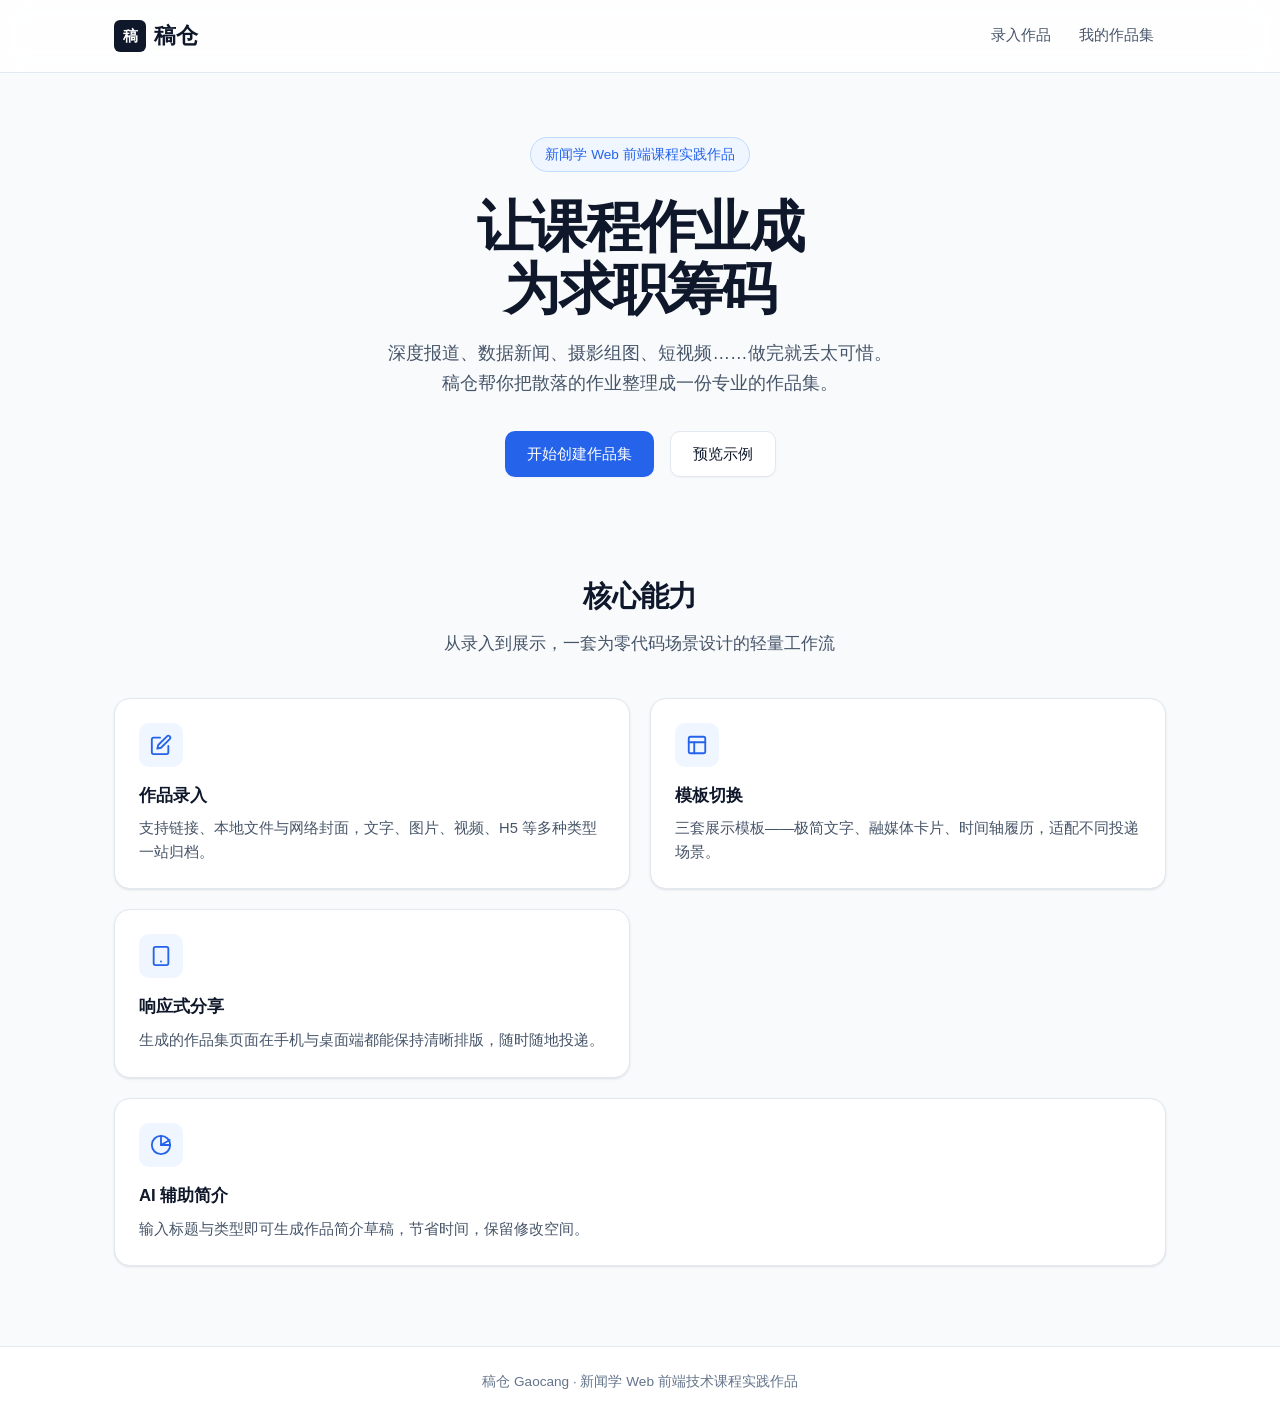
<file: index.html>
<!DOCTYPE html>
<html lang="zh-CN">
<head>
    <meta charset="UTF-8">
    <meta name="viewport" content="width=device-width, initial-scale=1.0">
    <title>稿仓 - 新闻学子的作品集工具</title>
    <link rel="stylesheet" href="style.css">
</head>
<body>
    <header class="header">
        <div class="container">
            <a href="index.html" class="logo-link">
                <h1 class="logo">
                    <span class="logo-mark">稿</span>
                    稿仓
                </h1>
            </a>
            <nav class="nav">
                <a href="edit.html" class="nav-link">录入作品</a>
                <a href="portfolio.html" class="nav-link">我的作品集</a>
            </nav>
        </div>
    </header>

    <main class="main">
        <section class="hero">
            <div class="container">
                <div class="hero-badge">新闻学 Web 前端课程实践作品</div>
                <h2>让课程作业成为求职筹码</h2>
                <p>深度报道、数据新闻、摄影组图、短视频……做完就丢太可惜。稿仓帮你把散落的作业整理成一份专业的作品集。</p>
                <div class="buttons">
                    <a href="edit.html" class="btn btn-primary">开始创建作品集</a>
                    <a href="portfolio.html" class="btn btn-secondary">预览示例</a>
                </div>
            </div>
        </section>

        <section class="features">
            <div class="container">
                <div class="features-header">
                    <h3>核心能力</h3>
                    <p>从录入到展示，一套为零代码场景设计的轻量工作流</p>
                </div>
                <div class="feature-grid">
                    <div class="feature-card">
                        <div class="feature-icon">
                            <svg width="22" height="22" viewBox="0 0 24 24" fill="none" stroke="currentColor" stroke-width="2" stroke-linecap="round" stroke-linejoin="round"><path d="M11 4H4a2 2 0 0 0-2 2v14a2 2 0 0 0 2 2h14a2 2 0 0 0 2-2v-7"></path><path d="M18.5 2.5a2.121 2.121 0 0 1 3 3L12 15l-4 1 1-4 9.5-9.5z"></path></svg>
                        </div>
                        <h4>作品录入</h4>
                        <p>支持链接、本地文件与网络封面，文字、图片、视频、H5 等多种类型一站归档。</p>
                    </div>
                    <div class="feature-card">
                        <div class="feature-icon">
                            <svg width="22" height="22" viewBox="0 0 24 24" fill="none" stroke="currentColor" stroke-width="2" stroke-linecap="round" stroke-linejoin="round"><rect x="3" y="3" width="18" height="18" rx="2" ry="2"></rect><line x1="3" y1="9" x2="21" y2="9"></line><line x1="9" y1="21" x2="9" y2="9"></line></svg>
                        </div>
                        <h4>模板切换</h4>
                        <p>三套展示模板——极简文字、融媒体卡片、时间轴履历，适配不同投递场景。</p>
                    </div>
                    <div class="feature-card">
                        <div class="feature-icon">
                            <svg width="22" height="22" viewBox="0 0 24 24" fill="none" stroke="currentColor" stroke-width="2" stroke-linecap="round" stroke-linejoin="round"><rect x="4" y="2" width="16" height="20" rx="2" ry="2"></rect><line x1="12" y1="18" x2="12.01" y2="18"></line></svg>
                        </div>
                        <h4>响应式分享</h4>
                        <p>生成的作品集页面在手机与桌面端都能保持清晰排版，随时随地投递。</p>
                    </div>
                    <div class="feature-card">
                        <div class="feature-icon">
                            <svg width="22" height="22" viewBox="0 0 24 24" fill="none" stroke="currentColor" stroke-width="2" stroke-linecap="round" stroke-linejoin="round"><path d="M12 2a10 10 0 1 0 10 10H12V2z"></path><path d="M12 2a10 10 0 0 1 10 10"></path><path d="M12 12 21.5 6.5"></path></svg>
                        </div>
                        <h4>AI 辅助简介</h4>
                        <p>输入标题与类型即可生成作品简介草稿，节省时间，保留修改空间。</p>
                    </div>
                </div>
            </div>
        </section>
    </main>

    <footer class="footer">
        <div class="container">
            <p>稿仓 Gaocang · 新闻学 Web 前端技术课程实践作品</p>
        </div>
    </footer>
</body>
</html>
</file>
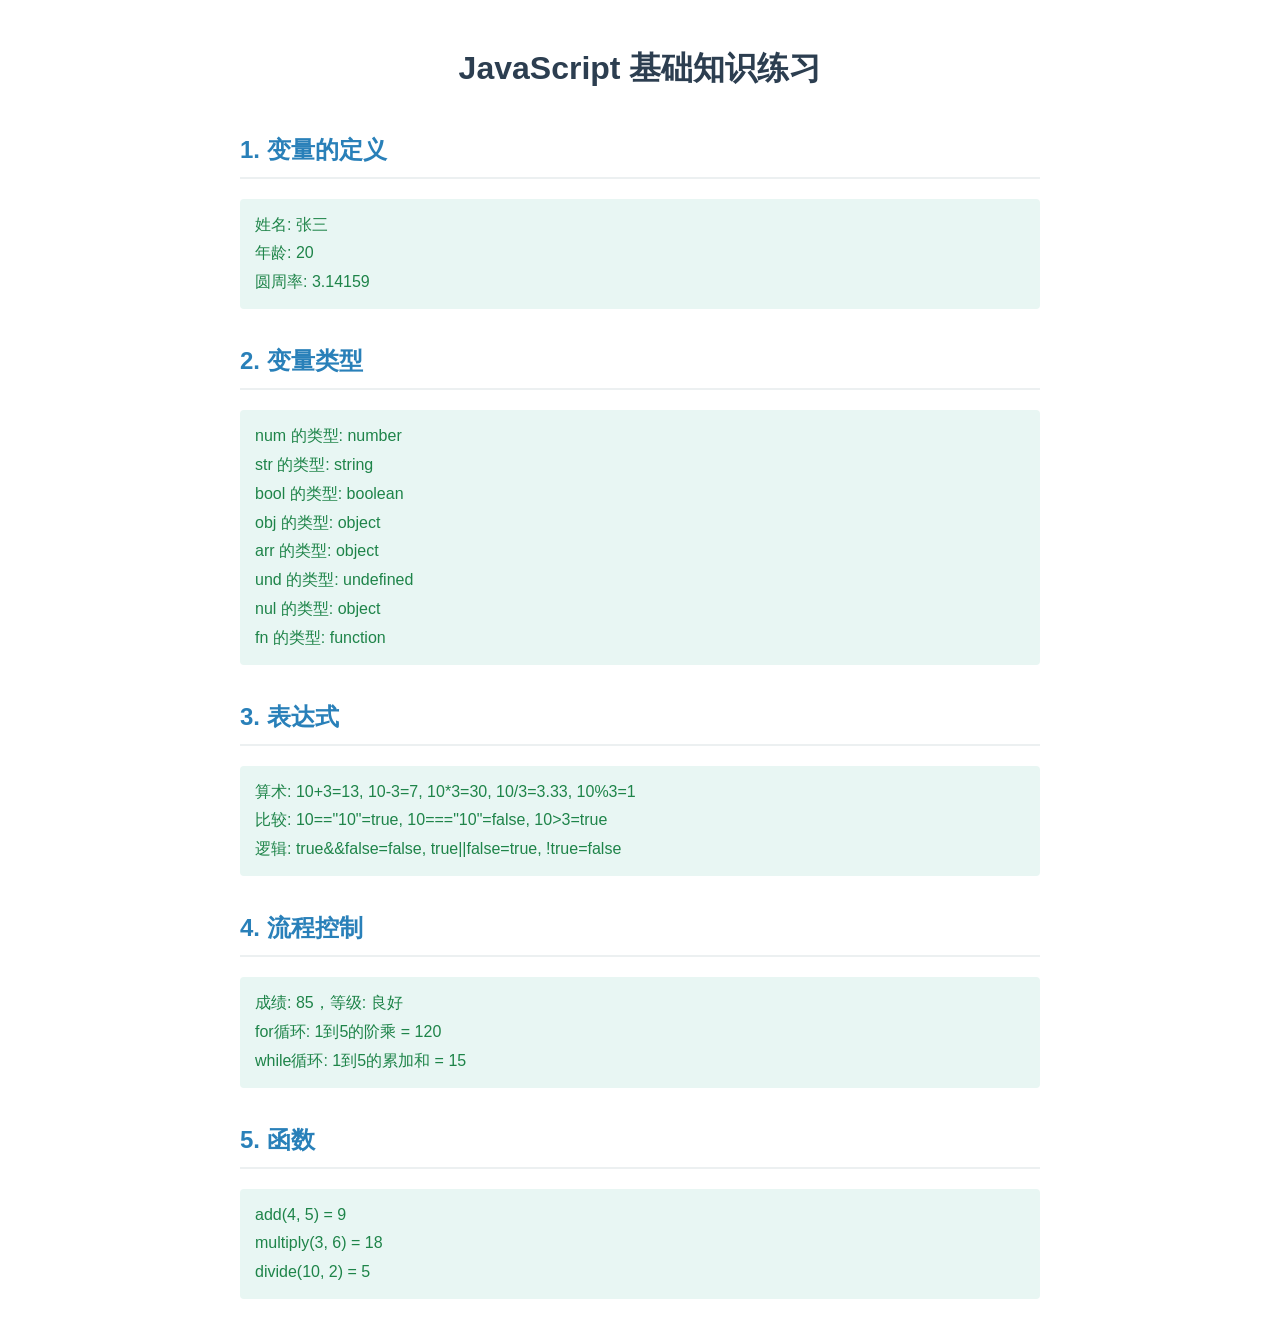
<file: js-basics/index.html>
<!DOCTYPE html>
<html lang="zh-CN">
<head>
    <meta charset="UTF-8">
    <title>JavaScript 基础练习</title>
    <style>
        body {
            font-family: "Microsoft YaHei", Arial, sans-serif;
            max-width: 800px;
            margin: 40px auto;
            padding: 0 20px;
            line-height: 1.8;
            color: #333;
        }
        h1 {
            text-align: center;
            color: #2c3e50;
        }
        h2 {
            color: #2980b9;
            border-bottom: 2px solid #ecf0f1;
            padding-bottom: 6px;
            margin-top: 30px;
        }
        pre {
            background: #f8f9fa;
            padding: 15px;
            border-left: 4px solid #2980b9;
            border-radius: 4px;
            overflow-x: auto;
        }
        .result {
            background: #e8f6f3;
            padding: 12px 15px;
            border-radius: 4px;
            margin-top: 10px;
            color: #1e8449;
        }
    </style>
</head>
<body>
    <h1>JavaScript 基础知识练习</h1>

    <h2>1. 变量的定义</h2>
    <div class="result" id="r1"></div>

    <h2>2. 变量类型</h2>
    <div class="result" id="r2"></div>

    <h2>3. 表达式</h2>
    <div class="result" id="r3"></div>

    <h2>4. 流程控制</h2>
    <div class="result" id="r4"></div>

    <h2>5. 函数</h2>
    <div class="result" id="r5"></div>

    <script>
        // ====================
        // 1. 变量的定义
        // ====================
        var name = "张三";
        let age = 20;
        const pi = 3.14159;

        var msg1 = "姓名: " + name + "<br>";
        msg1 += "年龄: " + age + "<br>";
        msg1 += "圆周率: " + pi;
        document.getElementById("r1").innerHTML = msg1;
        console.log("变量定义:", name, age, pi);

        // ====================
        // 2. 变量类型
        // ====================
        var num = 100;
        var str = "Hello";
        var bool = true;
        var obj = { x: 1, y: 2 };
        var arr = [1, 2, 3];
        var und;
        var nul = null;
        var fn = function() {};

        var msg2 = "";
        msg2 += "num 的类型: " + typeof num + "<br>";
        msg2 += "str 的类型: " + typeof str + "<br>";
        msg2 += "bool 的类型: " + typeof bool + "<br>";
        msg2 += "obj 的类型: " + typeof obj + "<br>";
        msg2 += "arr 的类型: " + typeof arr + "<br>";
        msg2 += "und 的类型: " + typeof und + "<br>";
        msg2 += "nul 的类型: " + typeof nul + "<br>";
        msg2 += "fn 的类型: " + typeof fn;
        document.getElementById("r2").innerHTML = msg2;
        console.log("变量类型:", typeof num, typeof str, typeof bool, typeof obj, typeof arr, typeof und, typeof nul, typeof fn);

        // ====================
        // 3. 表达式
        // ====================
        var a = 10, b = 3;
        var sum = a + b;
        var diff = a - b;
        var prod = a * b;
        var quot = a / b;
        var rem = a % b;

        var eq1 = (a == "10");
        var eq2 = (a === "10");
        var gt = (a > b);

        var logic1 = (true && false);
        var logic2 = (true || false);
        var logic3 = !true;

        var msg3 = "";
        msg3 += "算术: " + a + "+" + b + "=" + sum + ", " + a + "-" + b + "=" + diff + ", " + a + "*" + b + "=" + prod + ", " + a + "/" + b + "=" + quot.toFixed(2) + ", " + a + "%" + b + "=" + rem + "<br>";
        msg3 += "比较: " + a + "==\"10\"=" + eq1 + ", " + a + "===\"10\"=" + eq2 + ", " + a + ">" + b + "=" + gt + "<br>";
        msg3 += "逻辑: true&&false=" + logic1 + ", true||false=" + logic2 + ", !true=" + logic3;
        document.getElementById("r3").innerHTML = msg3;
        console.log("表达式:", sum, diff, prod, quot, rem, eq1, eq2, gt, logic1, logic2, logic3);

        // ====================
        // 4. 流程控制
        // ====================
        var score = 85;
        var level = "";

        if (score >= 90) {
            level = "优秀";
        } else if (score >= 80) {
            level = "良好";
        } else if (score >= 60) {
            level = "及格";
        } else {
            level = "不及格";
        }

        var msg4 = "成绩: " + score + "，等级: " + level + "<br>";

        var factorial = 1;
        for (var i = 1; i <= 5; i++) {
            factorial = factorial * i;
        }
        msg4 += "for循环: 1到5的阶乘 = " + factorial + "<br>";

        var count = 1;
        var total = 0;
        while (count <= 5) {
            total = total + count;
            count++;
        }
        msg4 += "while循环: 1到5的累加和 = " + total;
        document.getElementById("r4").innerHTML = msg4;
        console.log("流程控制:", level, factorial, total);

        // ====================
        // 5. 函数
        // ====================
        function add(x, y) {
            return x + y;
        }

        var multiply = function(x, y) {
            return x * y;
        };

        var divide = function(x, y) {
            return x / y;
        };

        var msg5 = "";
        msg5 += "add(4, 5) = " + add(4, 5) + "<br>";
        msg5 += "multiply(3, 6) = " + multiply(3, 6) + "<br>";
        msg5 += "divide(10, 2) = " + divide(10, 2);
        document.getElementById("r5").innerHTML = msg5;
        console.log("函数:", add(4, 5), multiply(3, 6), divide(10, 2));
    </script>
</body>
</html>
</file>
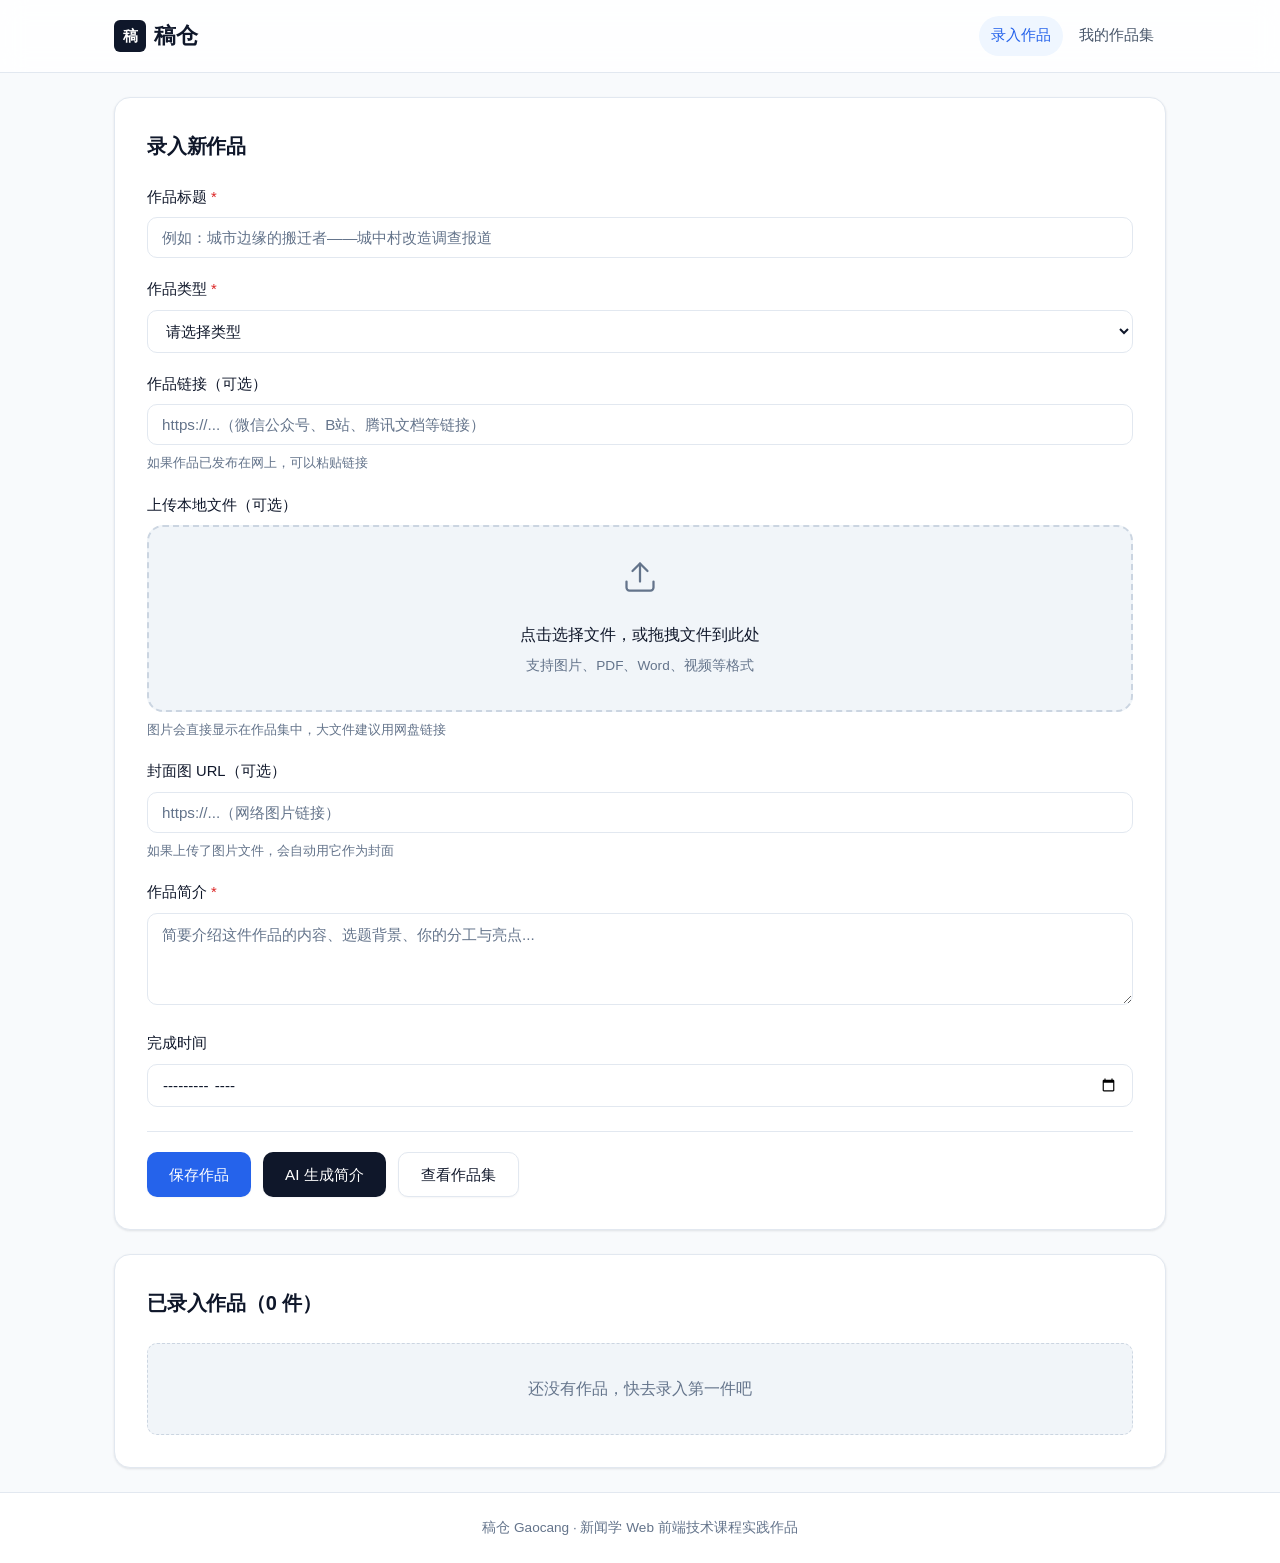
<file: edit.html>
<!DOCTYPE html>
<html lang="zh-CN">
<head>
    <meta charset="UTF-8">
    <meta name="viewport" content="width=device-width, initial-scale=1.0">
    <title>录入作品 - 稿仓</title>
    <link rel="stylesheet" href="style.css">
</head>
<body>
    <header class="header">
        <div class="container">
            <a href="index.html" class="logo-link">
                <h1 class="logo">
                    <span class="logo-mark">稿</span>
                    稿仓
                </h1>
            </a>
            <nav class="nav">
                <a href="edit.html" class="nav-link active">录入作品</a>
                <a href="portfolio.html" class="nav-link">我的作品集</a>
            </nav>
        </div>
    </header>

    <main class="main">
        <div class="container">
            <section class="form-section">
                <h2>录入新作品</h2>
                <form id="workForm">
                    <div class="form-group">
                        <label for="title">作品标题 <span class="required">*</span></label>
                        <input type="text" id="title" name="title" placeholder="例如：城市边缘的搬迁者——城中村改造调查报道" required>
                    </div>

                    <div class="form-group">
                        <label for="category">作品类型 <span class="required">*</span></label>
                        <select id="category" name="category" required>
                            <option value="">请选择类型</option>
                            <option value="text">文字报道</option>
                            <option value="data">数据新闻</option>
                            <option value="photo">摄影组图</option>
                            <option value="video">视频作品</option>
                            <option value="h5">H5 / 交互页面</option>
                            <option value="poster">海报设计</option>
                            <option value="tweet">推文制作</option>
                            <option value="comment">新闻评论</option>
                            <option value="other">其他（自由填写）</option>
                        </select>
                    </div>

                    <div class="form-group" id="customCategoryGroup" style="display:none;">
                        <label for="customCategory">自定义类型 <span class="required">*</span></label>
                        <input type="text" id="customCategory" name="customCategory" placeholder="例如：播客节目、数据报告、策展方案……">
                    </div>

                    <div class="form-group">
                        <label for="link">作品链接（可选）</label>
                        <input type="url" id="link" name="link" placeholder="https://...（微信公众号、B站、腾讯文档等链接）">
                        <small class="hint">如果作品已发布在网上，可以粘贴链接</small>
                    </div>

                    <div class="form-group">
                        <label>上传本地文件（可选）</label>
                        <div class="file-upload-area" id="dropZone">
                            <input type="file" id="fileInput" accept="image/*,.pdf,.doc,.docx,.mp4,.mov,.avi">
                            <div class="file-upload-text">
                                <div class="file-icon">
                                    <svg width="36" height="36" viewBox="0 0 24 24" fill="none" stroke="currentColor" stroke-width="1.5" stroke-linecap="round" stroke-linejoin="round"><path d="M21 15v4a2 2 0 0 1-2 2H5a2 2 0 0 1-2-2v-4"></path><polyline points="17 8 12 3 7 8"></polyline><line x1="12" y1="3" x2="12" y2="15"></line></svg>
                                </div>
                                <p>点击选择文件，或拖拽文件到此处</p>
                                <small>支持图片、PDF、Word、视频等格式</small>
                            </div>
                        </div>
                        <div id="filePreview" class="file-preview" style="display:none;">
                            <div class="preview-content">
                                <svg width="18" height="18" viewBox="0 0 24 24" fill="none" stroke="currentColor" stroke-width="2" stroke-linecap="round" stroke-linejoin="round"><path d="M13 2H6a2 2 0 0 0-2 2v16a2 2 0 0 0 2 2h12a2 2 0 0 0 2-2V9z"></path><polyline points="13 2 13 9 20 9"></polyline></svg>
                                <span id="fileName" class="file-name"></span>
                                <span id="fileSize" class="file-size"></span>
                            </div>
                            <button type="button" id="removeFileBtn" class="btn btn-small">移除</button>
                        </div>
                        <small class="hint">图片会直接显示在作品集中，大文件建议用网盘链接</small>
                    </div>

                    <div class="form-group">
                        <label for="cover">封面图 URL（可选）</label>
                        <input type="url" id="cover" name="cover" placeholder="https://...（网络图片链接）">
                        <small class="hint">如果上传了图片文件，会自动用它作为封面</small>
                    </div>

                    <div class="form-group">
                        <label for="description">作品简介 <span class="required">*</span></label>
                        <textarea id="description" name="description" rows="4" placeholder="简要介绍这件作品的内容、选题背景、你的分工与亮点..." required></textarea>
                    </div>

                    <div class="form-group">
                        <label for="date">完成时间</label>
                        <input type="month" id="date" name="date">
                    </div>

                    <div class="form-actions">
                        <button type="submit" class="btn btn-primary">保存作品</button>
                        <button type="button" id="aiBtn" class="btn btn-ai">AI 生成简介</button>
                        <a href="portfolio.html" class="btn btn-secondary">查看作品集</a>
                    </div>
                </form>

                <div id="aiResult" class="ai-result" style="display:none;">
                    <h4>AI 生成的简介参考</h4>
                    <p id="aiText"></p>
                    <button type="button" id="useAiBtn" class="btn btn-small">采用这段简介</button>
                </div>
            </section>

            <section class="list-section">
                <h2>已录入作品（<span id="count">0</span> 件）</h2>
                <div id="workList" class="work-list-mini">
                    <p class="empty-tip">还没有作品，快去录入第一件吧</p>
                </div>
            </section>
        </div>
    </main>

    <footer class="footer">
        <div class="container">
            <p>稿仓 Gaocang · 新闻学 Web 前端技术课程实践作品</p>
        </div>
    </footer>

    <script src="app.js"></script>
    <script>
        // ========== 文件上传处理 ==========
        let currentFile = null;

        const fileInput = document.getElementById('fileInput');
        const dropZone = document.getElementById('dropZone');
        const filePreview = document.getElementById('filePreview');
        const fileNameEl = document.getElementById('fileName');
        const fileSizeEl = document.getElementById('fileSize');
        const removeFileBtn = document.getElementById('removeFileBtn');
        const coverInput = document.getElementById('cover');
        const categorySelect = document.getElementById('category');
        const customCategoryGroup = document.getElementById('customCategoryGroup');
        const customCategoryInput = document.getElementById('customCategory');

        categorySelect.addEventListener('change', function() {
            if (this.value === 'other') {
                customCategoryGroup.style.display = 'block';
                customCategoryInput.required = true;
            } else {
                customCategoryGroup.style.display = 'none';
                customCategoryInput.required = false;
                customCategoryInput.value = '';
            }
        });

        dropZone.addEventListener('click', () => fileInput.click());
        fileInput.addEventListener('change', handleFileSelect);

        dropZone.addEventListener('dragover', (e) => {
            e.preventDefault();
            dropZone.classList.add('dragover');
        });
        dropZone.addEventListener('dragleave', () => {
            dropZone.classList.remove('dragover');
        });
        dropZone.addEventListener('drop', (e) => {
            e.preventDefault();
            dropZone.classList.remove('dragover');
            const files = e.dataTransfer.files;
            if (files.length > 0) {
                fileInput.files = files;
                handleFileSelect({ target: fileInput });
            }
        });

        function handleFileSelect(e) {
            const file = e.target.files[0];
            if (!file) return;

            if (file.size > 5 * 1024 * 1024) {
                if (!confirm('文件超过 5MB，可能导致存储和加载缓慢。建议先上传到网盘再粘贴链接。\n\n仍要继续上传吗？')) {
                    fileInput.value = '';
                    return;
                }
            }

            currentFile = {
                name: file.name,
                size: file.size,
                type: file.type
            };

            fileNameEl.textContent = file.name;
            fileSizeEl.textContent = formatFileSize(file.size);
            filePreview.style.display = 'flex';
            dropZone.style.display = 'none';

            if (file.type.startsWith('image/')) {
                const reader = new FileReader();
                reader.onload = function(event) {
                    currentFile.data = event.target.result;
                    coverInput.placeholder = '已上传图片：' + file.name + '（将作为封面）';
                };
                reader.readAsDataURL(file);
            } else {
                if (file.size > 2 * 1024 * 1024) {
                    currentFile.data = null;
                    currentFile.tooLarge = true;
                } else {
                    const reader = new FileReader();
                    reader.onload = function(event) {
                        currentFile.data = event.target.result;
                    };
                    reader.readAsDataURL(file);
                }
            }
        }

        removeFileBtn.addEventListener('click', () => {
            currentFile = null;
            fileInput.value = '';
            filePreview.style.display = 'none';
            dropZone.style.display = 'block';
            coverInput.placeholder = 'https://...（网络图片链接）';
        });

        function formatFileSize(bytes) {
            if (bytes === 0) return '0 Bytes';
            const k = 1024;
            const sizes = ['Bytes', 'KB', 'MB', 'GB'];
            const i = Math.floor(Math.log(bytes) / Math.log(k));
            return parseFloat((bytes / Math.pow(k, i)).toFixed(2)) + ' ' + sizes[i];
        }

        // ========== 表单提交 ==========
        document.getElementById('workForm').addEventListener('submit', function(e) {
            e.preventDefault();

            const work = {
                id: typeof generateId === 'function' ? generateId() : Date.now().toString(),
                title: document.getElementById('title').value.trim(),
                category: document.getElementById('category').value,
                customCategory: document.getElementById('customCategory').value.trim() || null,
                link: document.getElementById('link').value.trim(),
                cover: document.getElementById('cover').value.trim(),
                description: document.getElementById('description').value.trim(),
                date: document.getElementById('date').value
            };

            if (currentFile) {
                work.file = {
                    name: currentFile.name,
                    size: currentFile.size,
                    type: currentFile.type,
                    data: currentFile.data || null,
                    tooLarge: currentFile.tooLarge || false
                };
                if (currentFile.type.startsWith('image/') && currentFile.data && !work.cover) {
                    work.cover = currentFile.data;
                }
            }

            let works = [];
            if (typeof getWorks === 'function') {
                works = getWorks();
            } else {
                const data = localStorage.getItem('gaocang_works');
                if (data) works = JSON.parse(data);
            }
            works.unshift(work);
            localStorage.setItem('gaocang_works', JSON.stringify(works));

            if (typeof showToast === 'function') {
                showToast('作品已保存' + (currentFile ? '（含文件：' + currentFile.name + '）' : ''), 'success');
            } else {
                alert('作品已保存');
            }

            this.reset();
            currentFile = null;
            filePreview.style.display = 'none';
            dropZone.style.display = 'block';
            coverInput.placeholder = 'https://...（网络图片链接）';

            if (typeof renderMiniList === 'function') {
                renderMiniList();
            } else {
                location.reload();
            }
        });

        // ========== AI 生成简介 ==========
        document.getElementById('aiBtn').addEventListener('click', function() {
            const title = document.getElementById('title').value;
            const category = document.getElementById('category').value;
            const categoryNames = {
                'text': '深度报道',
                'data': '数据新闻',
                'photo': '摄影组图',
                'video': '视频作品',
                'h5': 'H5交互作品',
                'comment': '新闻评论'
            };

            if (!title || !category) {
                if (typeof showToast === 'function') {
                    showToast('请先填写作品标题和类型', 'error');
                } else {
                    alert('请先填写作品标题和类型，AI 才能帮你生成简介');
                }
                return;
            }

            const mockAiTexts = [
                `本作品为一则${categoryNames[category]}，围绕"${title}"展开，通过实地走访与资料收集，呈现了选题背后的深层逻辑。作品注重事实核查与多元信源引用，体现了新闻专业主义精神。`,
                `这是一篇聚焦"${title}"的${categoryNames[category]}，选题源于对社会热点议题的持续关注。作品结构清晰、论据充分，在课程答辩中获得好评，具备求职展示价值。`,
                `该${categoryNames[category]}以"${title}"为核心，结合一手资料与数据分析，揭示了现象背后的制度因素。作品训练了采访写作与逻辑论证能力。`
            ];

            const randomText = mockAiTexts[Math.floor(Math.random() * mockAiTexts.length)];
            document.getElementById('aiText').textContent = randomText;
            document.getElementById('aiResult').style.display = 'block';
        });

        document.getElementById('useAiBtn').addEventListener('click', function() {
            document.getElementById('description').value = document.getElementById('aiText').textContent;
            document.getElementById('aiResult').style.display = 'none';
        });

        if (typeof renderMiniList === 'function') {
            renderMiniList();
        }
    </script>
</body>
</html>
</file>
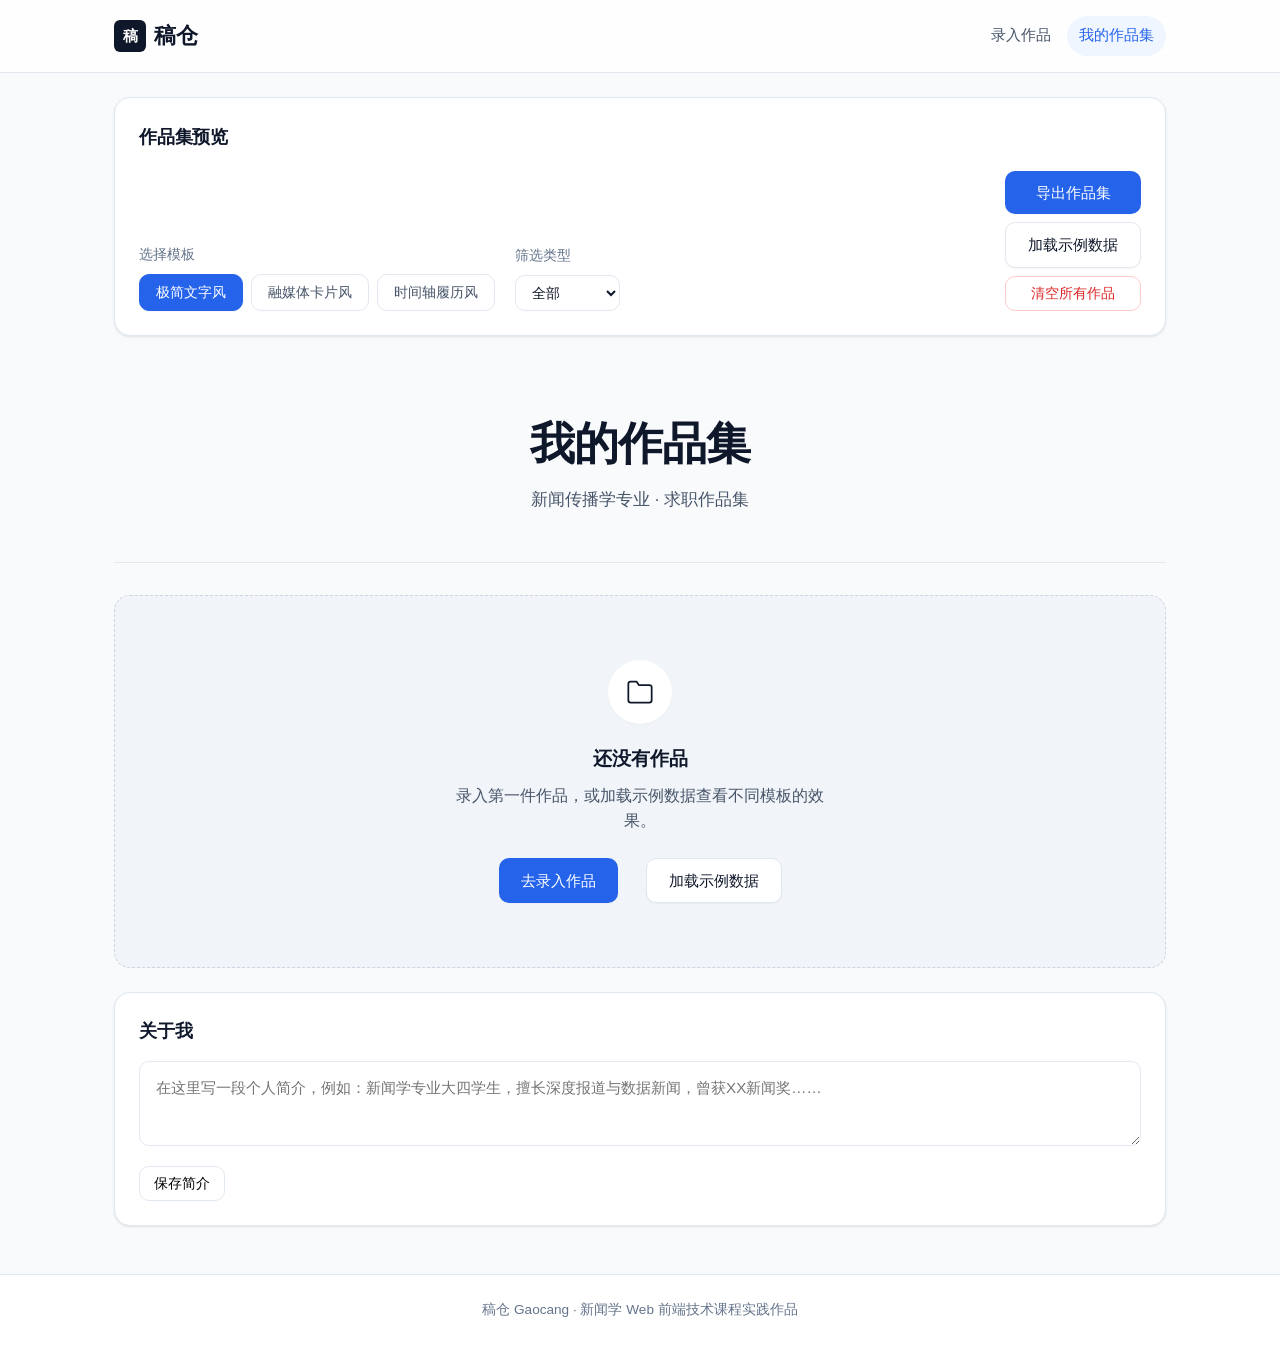
<file: portfolio.html>
<!DOCTYPE html>
<html lang="zh-CN">
<head>
    <meta charset="UTF-8">
    <meta name="viewport" content="width=device-width, initial-scale=1.0">
    <title>我的作品集 - 稿仓</title>
    <link rel="stylesheet" href="style.css">
</head>
<body>
    <header class="header">
        <div class="container">
            <a href="index.html" class="logo-link">
                <h1 class="logo">
                    <span class="logo-mark">稿</span>
                    稿仓
                </h1>
            </a>
            <nav class="nav">
                <a href="edit.html" class="nav-link">录入作品</a>
                <a href="portfolio.html" class="nav-link active">我的作品集</a>
            </nav>
        </div>
    </header>

    <main class="main">
        <div class="container">
            <section class="control-panel">
                <h2>作品集预览</h2>
                <div class="controls">
                    <div class="control-group">
                        <label>选择模板</label>
                        <div style="display:flex;gap:8px;flex-wrap:wrap;">
                            <button class="template-btn active" data-template="minimal">极简文字风</button>
                            <button class="template-btn" data-template="card">融媒体卡片风</button>
                            <button class="template-btn" data-template="timeline">时间轴履历风</button>
                        </div>
                    </div>
                    <div class="control-group">
                        <label for="filterCategory">筛选类型</label>
                        <select id="filterCategory">
                            <option value="all">全部</option>
                            <option value="text">文字报道</option>
                            <option value="data">数据新闻</option>
                            <option value="photo">摄影组图</option>
                            <option value="video">视频作品</option>
                            <option value="h5">H5 / 交互</option>
                            <option value="poster">海报设计</option>
                            <option value="tweet">推文制作</option>
                            <option value="comment">新闻评论</option>
                            <option value="other">其他</option>
                        </select>
                    </div>
                    <div class="control-group" style="margin-left:auto;">
                        <button id="exportBtn" class="btn btn-primary">导出作品集</button>
                        <button id="demoBtn" class="btn btn-secondary">加载示例数据</button>
                        <button id="clearBtn" class="btn btn-danger">清空所有作品</button>
                    </div>
                </div>
            </section>

            <section id="portfolioArea" class="portfolio-area template-minimal">
                <div class="portfolio-header">
                    <h1 class="portfolio-title">我的作品集</h1>
                    <p class="portfolio-subtitle">新闻传播学专业 · 求职作品集</p>
                </div>

                <div id="portfolioContent" class="portfolio-content">
                    <div class="empty-state">
                        <div class="empty-icon">
                            <svg width="28" height="28" viewBox="0 0 24 24" fill="none" stroke="currentColor" stroke-width="1.5" stroke-linecap="round" stroke-linejoin="round"><path d="M22 19a2 2 0 0 1-2 2H4a2 2 0 0 1-2-2V5a2 2 0 0 1 2-2h5l2 3h9a2 2 0 0 1 2 2z"></path></svg>
                        </div>
                        <h4>还没有作品</h4>
                        <p>录入第一件作品，或加载示例数据查看不同模板的效果。</p>
                        <div style="display:flex;gap:12px;justify-content:center;flex-wrap:wrap;">
                            <a href="edit.html" class="btn btn-primary">去录入作品</a>
                            <button id="demoBtn2" class="btn btn-secondary">加载示例数据</button>
                        </div>
                    </div>
                </div>
            </section>

            <section class="about-section">
                <h3>关于我</h3>
                <textarea id="aboutText" class="about-text" rows="3" placeholder="在这里写一段个人简介，例如：新闻学专业大四学生，擅长深度报道与数据新闻，曾获XX新闻奖……"></textarea>
                <button id="saveAboutBtn" class="btn btn-small" style="margin-top:12px;">保存简介</button>
            </section>
        </div>
    </main>

    <footer class="footer">
        <div class="container">
            <p>稿仓 Gaocang · 新闻学 Web 前端技术课程实践作品</p>
        </div>
    </footer>

    <script src="app.js"></script>
    <script>
        document.querySelectorAll('.template-btn').forEach(btn => {
            btn.addEventListener('click', function() {
                document.querySelectorAll('.template-btn').forEach(b => b.classList.remove('active'));
                this.classList.add('active');
                const tpl = this.dataset.template;
                const area = document.getElementById('portfolioArea');
                area.className = 'portfolio-area template-' + tpl;
                renderPortfolio();
            });
        });

        document.getElementById('filterCategory').addEventListener('change', function() {
            renderPortfolio(this.value);
        });

        document.getElementById('clearBtn').addEventListener('click', function() {
            if (confirm('确定要清空所有作品吗？此操作不可恢复。')) {
                clearAllWorks();
            }
        });

        function loadDemo() {
            const demoData = [
                {
                    id: Date.now() + 1,
                    title: '城市边缘的搬迁者——城中村改造调查报道',
                    category: 'text',
                    link: 'https://example.com/article1',
                    cover: 'https://images.unsplash.com/photo-1486312338219-ce68d2c6f44d?w=400',
                    description: '本作品为深度报道课程期末作业，历时两周走访XX城中村，采访住户12人、街道办工作人员3人，呈现城市更新中个体命运的复杂性。作品获评课程优秀作业。',
                    date: '2025-12'
                },
                {
                    id: Date.now() + 2,
                    title: '近十年大学生就业流向数据可视化',
                    category: 'data',
                    link: 'https://example.com/data1',
                    cover: 'https://images.unsplash.com/photo-1551288049-bebda4e38f71?w=400',
                    description: '使用Python爬虫抓取教育部公开数据，结合ECharts制作交互式数据新闻页面。从地域、行业、薪资三个维度呈现大学生就业趋势变化。',
                    date: '2026-03'
                },
                {
                    id: Date.now() + 3,
                    title: '早市烟火：城市清晨的另一种叙事',
                    category: 'photo',
                    link: 'https://example.com/photo1',
                    cover: 'https://images.unsplash.com/photo-1517457373958-b7bdd4587205?w=400',
                    description: '摄影课程作业，连续一周清晨5点前往本地早市拍摄，记录摊贩与顾客之间的日常互动。共拍摄300余张，精选12张组成专题组图。',
                    date: '2025-09'
                },
                {
                    id: Date.now() + 4,
                    title: '短视频：一位非遗传承人的坚守与困惑',
                    category: 'video',
                    link: 'https://www.bilibili.com/video/example',
                    cover: 'https://images.unsplash.com/photo-1492691527719-9d1e07e534b4?w=400',
                    description: '广播电视学课程小组作业，担任导演与剪辑。作品讲述本地皮影戏传承人的故事，获学院微视频大赛三等奖，全网播放量2.3万。',
                    date: '2026-01'
                }
            ];
            localStorage.setItem('gaocang_works', JSON.stringify(demoData));
            renderPortfolio();
            if (typeof showToast === 'function') {
                showToast('示例数据已加载，可切换模板查看效果', 'success');
            } else {
                alert('示例数据已加载');
            }
        }

        document.getElementById('demoBtn').addEventListener('click', loadDemo);
        document.getElementById('demoBtn2').addEventListener('click', loadDemo);
        document.getElementById('exportBtn').addEventListener('click', exportPortfolio);

        const aboutText = document.getElementById('aboutText');
        const savedAbout = localStorage.getItem('gaocang_about');
        if (savedAbout) aboutText.value = savedAbout;

        document.getElementById('saveAboutBtn').addEventListener('click', function() {
            localStorage.setItem('gaocang_about', aboutText.value);
            if (typeof showToast === 'function') {
                showToast('个人简介已保存', 'success');
            } else {
                alert('个人简介已保存');
            }
        });

        renderPortfolio();
    </script>
</body>
</html>
</file>
<file: style.css>
/* ============================================
   稿仓 Gaocang - 高端视觉系统 v2
   新闻学 Web 前端课程实践作品
   ============================================ */

/* --- 基础重置与变量 --- */
* {
    margin: 0;
    padding: 0;
    box-sizing: border-box;
}

:root {
    /* 主色调：沉稳藏青 + 一道亮色 */
    --ink: #0f172a;
    --ink-soft: #1e293b;
    --ink-light: #334155;

    --accent: #2563eb;
    --accent-hover: #1d4ed8;
    --accent-soft: #eff6ff;
    --accent-border: #bfdbfe;

    /* 中性色：冷灰系，统一温度 */
    --bg: #f8fafc;
    --surface: #ffffff;
    --surface-elevated: #ffffff;
    --surface-subtle: #f1f5f9;

    --text: #0f172a;
    --text-secondary: #475569;
    --text-tertiary: #64748b;
    --text-inverse: #f8fafc;

    --border: #e2e8f0;
    --border-strong: #cbd5e1;

    /* 阴影：带轻微蓝色相，更自然 */
    --shadow-sm: 0 1px 2px rgba(15, 23, 42, 0.04);
    --shadow: 0 1px 3px rgba(15, 23, 42, 0.07), 0 1px 2px rgba(15, 23, 42, 0.04);
    --shadow-md: 0 4px 6px -1px rgba(15, 23, 42, 0.06), 0 2px 4px -2px rgba(15, 23, 42, 0.04);
    --shadow-lg: 0 10px 15px -3px rgba(15, 23, 42, 0.08), 0 4px 6px -4px rgba(15, 23, 42, 0.04);
    --shadow-xl: 0 20px 25px -5px rgba(15, 23, 42, 0.08), 0 8px 10px -6px rgba(15, 23, 42, 0.04);

    /* 圆角系统 */
    --radius-sm: 6px;
    --radius: 10px;
    --radius-lg: 16px;
    --radius-xl: 24px;
    --radius-full: 9999px;

    /* 间距系统 */
    --space-1: 4px;
    --space-2: 8px;
    --space-3: 12px;
    --space-4: 16px;
    --space-5: 20px;
    --space-6: 24px;
    --space-8: 32px;
    --space-10: 40px;
    --space-12: 48px;
    --space-16: 64px;
    --space-20: 80px;

    /* 字体 */
    --font-sans: -apple-system, BlinkMacSystemFont, "Segoe UI", Roboto, "Helvetica Neue", Arial, "Noto Sans SC", "PingFang SC", "Microsoft YaHei", sans-serif;
    --font-mono: "SF Mono", "Menlo", "Monaco", "Cascadia Mono", "Consolas", monospace;

    /* 动画 */
    --ease-out: cubic-bezier(0.16, 1, 0.3, 1);
    --ease-spring: cubic-bezier(0.34, 1.56, 0.64, 1);
    --transition-fast: 150ms var(--ease-out);
    --transition-base: 250ms var(--ease-out);
    --transition-slow: 400ms var(--ease-out);
}

html {
    scroll-behavior: smooth;
}

body {
    font-family: var(--font-sans);
    background: var(--bg);
    color: var(--text);
    line-height: 1.6;
    min-height: 100vh;
    min-height: 100dvh;
    display: flex;
    flex-direction: column;
    -webkit-font-smoothing: antialiased;
    -moz-osx-font-smoothing: grayscale;
}

.container {
    max-width: 1100px;
    margin: 0 auto;
    padding: 0 var(--space-6);
    width: 100%;
}

/* --- 头部 --- */
.header {
    background: rgba(255, 255, 255, 0.82);
    backdrop-filter: blur(12px);
    -webkit-backdrop-filter: blur(12px);
    border-bottom: 1px solid var(--border);
    padding: var(--space-4) 0;
    position: sticky;
    top: 0;
    z-index: 100;
}

.header .container {
    display: flex;
    justify-content: space-between;
    align-items: center;
}

.logo-link {
    text-decoration: none;
    color: inherit;
    transition: opacity var(--transition-fast);
}

.logo-link:hover {
    opacity: 0.75;
}

.logo {
    font-size: 1.4rem;
    font-weight: 700;
    letter-spacing: -0.02em;
    display: flex;
    align-items: center;
    gap: var(--space-2);
}

.logo-mark {
    width: 32px;
    height: 32px;
    background: var(--ink);
    color: white;
    border-radius: var(--radius-sm);
    display: inline-flex;
    align-items: center;
    justify-content: center;
    font-size: 0.95rem;
}

.nav {
    display: flex;
    gap: var(--space-1);
    align-items: center;
}

.nav-link {
    text-decoration: none;
    color: var(--text-secondary);
    font-size: 0.92rem;
    font-weight: 500;
    padding: var(--space-2) var(--space-3);
    border-radius: var(--radius-full);
    transition: all var(--transition-fast);
}

.nav-link:hover {
    color: var(--text);
    background: var(--surface-subtle);
}

.nav-link.active {
    color: var(--accent);
    background: var(--accent-soft);
}

/* --- 按钮 --- */
.btn {
    display: inline-flex;
    align-items: center;
    justify-content: center;
    gap: var(--space-2);
    padding: 11px 22px;
    border-radius: var(--radius);
    text-decoration: none;
    border: none;
    font-size: 0.95rem;
    font-weight: 500;
    cursor: pointer;
    transition: all var(--transition-fast);
    font-family: inherit;
    line-height: 1.4;
    white-space: nowrap;
}

.btn:active {
    transform: translateY(1px) scale(0.99);
}

.btn-primary {
    background: var(--accent);
    color: white;
    box-shadow: var(--shadow-sm);
}

.btn-primary:hover {
    background: var(--accent-hover);
    box-shadow: var(--shadow-md);
    transform: translateY(-1px);
}

.btn-secondary {
    background: var(--surface);
    color: var(--text);
    border: 1px solid var(--border);
    box-shadow: var(--shadow-sm);
}

.btn-secondary:hover {
    background: var(--bg);
    border-color: var(--border-strong);
    transform: translateY(-1px);
}

.btn-ai {
    background: var(--ink);
    color: white;
    box-shadow: var(--shadow-sm);
}

.btn-ai:hover {
    background: var(--ink-soft);
    transform: translateY(-1px);
}

.btn-danger {
    background: var(--surface);
    color: #dc2626;
    border: 1px solid #fecaca;
    font-size: 0.85rem;
    padding: 7px 14px;
}

.btn-danger:hover {
    background: #fef2f2;
    border-color: #fca5a5;
}

.btn-small {
    padding: 7px 14px;
    font-size: 0.85rem;
    font-weight: 500;
    background: var(--surface);
    border: 1px solid var(--border);
    border-radius: var(--radius);
    cursor: pointer;
    transition: all var(--transition-fast);
}

.btn-small:hover {
    background: var(--surface-subtle);
    border-color: var(--border-strong);
}

.btn-ghost {
    background: transparent;
    color: var(--text-secondary);
    border: none;
    padding: 8px 14px;
}

.btn-ghost:hover {
    color: var(--text);
    background: var(--surface-subtle);
}

/* --- 首页 --- */
.hero {
    text-align: center;
    padding: var(--space-16) var(--space-6) var(--space-12);
    position: relative;
}

.hero-badge {
    display: inline-flex;
    align-items: center;
    gap: var(--space-2);
    padding: 6px 14px;
    background: var(--accent-soft);
    color: var(--accent);
    border: 1px solid var(--accent-border);
    border-radius: var(--radius-full);
    font-size: 0.85rem;
    font-weight: 500;
    margin-bottom: var(--space-6);
}

.hero h2 {
    font-size: clamp(2rem, 5vw, 3.5rem);
    font-weight: 700;
    letter-spacing: -0.03em;
    line-height: 1.1;
    margin-bottom: var(--space-5);
    max-width: 18ch;
    margin-left: auto;
    margin-right: auto;
    text-wrap: balance;
}

.hero p {
    color: var(--text-secondary);
    font-size: 1.1rem;
    line-height: 1.7;
    max-width: 52ch;
    margin: 0 auto var(--space-3);
    text-wrap: pretty;
}

.buttons {
    margin-top: var(--space-8);
    display: flex;
    gap: var(--space-4);
    justify-content: center;
    flex-wrap: wrap;
}

.features {
    padding: var(--space-12) 0 var(--space-20);
}

.features-header {
    text-align: center;
    margin-bottom: var(--space-10);
}

.features-header h3 {
    font-size: 1.8rem;
    font-weight: 700;
    letter-spacing: -0.02em;
    margin-bottom: var(--space-3);
}

.features-header p {
    color: var(--text-secondary);
    font-size: 1.05rem;
    max-width: 52ch;
    margin: 0 auto;
}

.feature-grid {
    display: grid;
    grid-template-columns: repeat(2, 1fr);
    gap: var(--space-5);
}

.feature-card {
    background: var(--surface);
    padding: var(--space-6);
    border-radius: var(--radius-lg);
    border: 1px solid var(--border);
    box-shadow: var(--shadow);
    transition: all var(--transition-base);
}

.feature-card:hover {
    box-shadow: var(--shadow-lg);
    transform: translateY(-3px);
    border-color: var(--border-strong);
}

.feature-card:nth-child(1) {
    grid-column: span 1;
}

.feature-card:nth-child(4) {
    grid-column: span 2;
}

.feature-icon {
    width: 44px;
    height: 44px;
    border-radius: var(--radius);
    background: var(--accent-soft);
    color: var(--accent);
    display: inline-flex;
    align-items: center;
    justify-content: center;
    font-size: 1.25rem;
    margin-bottom: var(--space-4);
}

.feature-card h4 {
    margin-bottom: var(--space-2);
    font-size: 1.05rem;
    font-weight: 600;
}

.feature-card p {
    color: var(--text-secondary);
    font-size: 0.92rem;
    line-height: 1.6;
}

/* --- 表单页 --- */
.form-section,
.list-section {
    background: var(--surface);
    padding: var(--space-8);
    border-radius: var(--radius-lg);
    border: 1px solid var(--border);
    box-shadow: var(--shadow);
    margin: var(--space-6) 0;
}

.form-section h2,
.list-section h2 {
    margin-bottom: var(--space-6);
    font-size: 1.25rem;
    font-weight: 600;
    letter-spacing: -0.01em;
}

.form-group {
    margin-bottom: var(--space-5);
}

.form-group label {
    display: block;
    margin-bottom: var(--space-2);
    font-weight: 500;
    font-size: 0.92rem;
    color: var(--text);
}

.required {
    color: #dc2626;
}

.form-group input,
.form-group select,
.form-group textarea {
    width: 100%;
    padding: 11px 14px;
    border: 1px solid var(--border);
    border-radius: var(--radius);
    font-size: 0.95rem;
    font-family: inherit;
    background: var(--surface);
    color: var(--text);
    transition: all var(--transition-fast);
}

.form-group input:hover,
.form-group select:hover,
.form-group textarea:hover {
    border-color: var(--border-strong);
}

.form-group input:focus,
.form-group select:focus,
.form-group textarea:focus {
    outline: none;
    border-color: var(--accent);
    box-shadow: 0 0 0 3px var(--accent-soft);
}

.form-group input::placeholder,
.form-group textarea::placeholder {
    color: var(--text-tertiary);
}

.hint {
    display: block;
    color: var(--text-tertiary);
    font-size: 0.8rem;
    margin-top: var(--space-2);
}

.form-actions {
    display: flex;
    gap: var(--space-3);
    flex-wrap: wrap;
    margin-top: var(--space-6);
    padding-top: var(--space-5);
    border-top: 1px solid var(--border);
}

/* 文件上传 */
.file-upload-area {
    border: 2px dashed var(--border-strong);
    border-radius: var(--radius-lg);
    padding: var(--space-8) var(--space-6);
    text-align: center;
    cursor: pointer;
    transition: all var(--transition-fast);
    background: var(--surface-subtle);
    position: relative;
}

.file-upload-area:hover {
    border-color: var(--accent);
    background: var(--accent-soft);
}

.file-upload-area.dragover {
    border-color: var(--accent);
    background: var(--accent-soft);
    transform: scale(1.01);
}

.file-upload-area input[type="file"] {
    position: absolute;
    inset: 0;
    width: 100%;
    height: 100%;
    opacity: 0;
    cursor: pointer;
}

.file-upload-text {
    pointer-events: none;
}

.file-icon {
    font-size: 2rem;
    margin-bottom: var(--space-3);
    color: var(--text-tertiary);
}

.file-upload-text p {
    font-weight: 500;
    color: var(--text);
    margin-bottom: var(--space-1);
}

.file-upload-text small {
    color: var(--text-tertiary);
    font-size: 0.85rem;
}

.file-preview {
    display: flex;
    align-items: center;
    justify-content: space-between;
    gap: var(--space-4);
    padding: var(--space-4);
    background: var(--accent-soft);
    border: 1px solid var(--accent-border);
    border-radius: var(--radius);
}

.preview-content {
    display: flex;
    align-items: center;
    gap: var(--space-3);
    min-width: 0;
}

.file-name {
    font-weight: 500;
    color: var(--text);
    white-space: nowrap;
    overflow: hidden;
    text-overflow: ellipsis;
}

.file-size {
    color: var(--text-tertiary);
    font-size: 0.85rem;
    flex-shrink: 0;
}

/* AI 结果 */
.ai-result {
    background: linear-gradient(135deg, #f0f9ff 0%, #eff6ff 100%);
    border: 1px solid var(--accent-border);
    padding: var(--space-5);
    border-radius: var(--radius-lg);
    margin-top: var(--space-5);
    animation: slideUp 0.4s var(--ease-out);
}

.ai-result h4 {
    margin-bottom: var(--space-3);
    color: var(--accent-hover);
    font-size: 0.95rem;
    font-weight: 600;
}

.ai-result p {
    color: var(--text-secondary);
    line-height: 1.7;
    margin-bottom: var(--space-4);
}

/* 作品迷你列表 */
.work-list-mini {
    display: flex;
    flex-direction: column;
    gap: var(--space-3);
}

.work-item-mini {
    display: flex;
    justify-content: space-between;
    align-items: center;
    gap: var(--space-4);
    padding: var(--space-4);
    background: var(--surface-subtle);
    border-radius: var(--radius);
    border: 1px solid transparent;
    transition: all var(--transition-fast);
}

.work-item-mini:hover {
    background: var(--surface);
    border-color: var(--border);
    box-shadow: var(--shadow-sm);
}

.work-item-mini .info {
    flex: 1;
    min-width: 0;
}

.work-item-mini .title {
    font-weight: 500;
    color: var(--text);
    white-space: nowrap;
    overflow: hidden;
    text-overflow: ellipsis;
}

.work-item-mini .meta {
    font-size: 0.85rem;
    color: var(--text-tertiary);
    margin-top: 2px;
}

.work-item-mini .actions {
    display: flex;
    gap: var(--space-2);
    flex-shrink: 0;
}

.empty-tip {
    color: var(--text-tertiary);
    text-align: center;
    padding: var(--space-8) var(--space-4);
    background: var(--surface-subtle);
    border-radius: var(--radius);
    border: 1px dashed var(--border-strong);
}

/* --- 作品集页控制面板 --- */
.control-panel {
    background: var(--surface);
    padding: var(--space-6);
    border-radius: var(--radius-lg);
    border: 1px solid var(--border);
    box-shadow: var(--shadow);
    margin: var(--space-6) 0;
}

.control-panel h2 {
    margin-bottom: var(--space-5);
    font-size: 1.15rem;
    font-weight: 600;
    letter-spacing: -0.01em;
}

.controls {
    display: flex;
    flex-wrap: wrap;
    gap: var(--space-5);
    align-items: flex-end;
}

.control-group {
    display: flex;
    flex-direction: column;
    gap: var(--space-2);
}

.control-group label {
    font-size: 0.85rem;
    font-weight: 500;
    color: var(--text-tertiary);
}

.control-group select {
    padding: 8px 12px;
    border: 1px solid var(--border);
    border-radius: var(--radius);
    font-family: inherit;
    font-size: 0.9rem;
    background: var(--surface);
    color: var(--text);
    cursor: pointer;
    transition: all var(--transition-fast);
}

.control-group select:focus {
    outline: none;
    border-color: var(--accent);
    box-shadow: 0 0 0 3px var(--accent-soft);
}

.template-btn {
    padding: 8px 16px;
    border: 1px solid var(--border);
    background: var(--surface);
    border-radius: var(--radius);
    cursor: pointer;
    font-size: 0.88rem;
    font-weight: 500;
    color: var(--text-secondary);
    transition: all var(--transition-fast);
}

.template-btn:hover {
    border-color: var(--border-strong);
    color: var(--text);
    background: var(--surface-subtle);
}

.template-btn.active {
    background: var(--accent);
    color: white;
    border-color: var(--accent);
    box-shadow: var(--shadow-sm);
}

/* --- 关于我 --- */
.about-section {
    background: var(--surface);
    padding: var(--space-6);
    border-radius: var(--radius-lg);
    border: 1px solid var(--border);
    box-shadow: var(--shadow);
    margin: var(--space-6) 0 var(--space-12);
}

.about-section h3 {
    margin-bottom: var(--space-4);
    font-size: 1.1rem;
    font-weight: 600;
}

.about-text {
    width: 100%;
    padding: var(--space-4);
    border: 1px solid var(--border);
    border-radius: var(--radius);
    font-family: inherit;
    font-size: 0.95rem;
    resize: vertical;
    background: var(--surface);
    color: var(--text);
    transition: all var(--transition-fast);
}

.about-text:focus {
    outline: none;
    border-color: var(--accent);
    box-shadow: 0 0 0 3px var(--accent-soft);
}

/* ============================================
   模板一：极简文字风 (template-minimal)
   ============================================ */
.template-minimal .portfolio-header {
    text-align: center;
    padding: var(--space-12) var(--space-6);
    border-bottom: 1px solid var(--border);
    margin-bottom: var(--space-8);
}

.template-minimal .portfolio-title {
    font-size: clamp(1.8rem, 4vw, 2.8rem);
    font-weight: 700;
    letter-spacing: -0.02em;
    margin-bottom: var(--space-2);
}

.template-minimal .portfolio-subtitle {
    color: var(--text-secondary);
    font-size: 1.05rem;
}

.template-minimal .work-item {
    padding: var(--space-8) 0;
    border-bottom: 1px solid var(--border);
}

.template-minimal .work-item:last-child {
    border-bottom: none;
}

.template-minimal .work-category {
    font-size: 0.78rem;
    font-weight: 600;
    color: var(--accent);
    text-transform: uppercase;
    letter-spacing: 0.08em;
    margin-bottom: var(--space-2);
}

.template-minimal .work-title {
    font-size: 1.35rem;
    font-weight: 600;
    letter-spacing: -0.01em;
    margin-bottom: var(--space-3);
}

.template-minimal .work-title a {
    color: var(--text);
    text-decoration: none;
    transition: color var(--transition-fast);
}

.template-minimal .work-title a:hover {
    color: var(--accent);
}

.template-minimal .work-desc {
    color: var(--text-secondary);
    line-height: 1.75;
    margin-bottom: var(--space-3);
    max-width: 70ch;
}

.template-minimal .work-meta {
    font-size: 0.85rem;
    color: var(--text-tertiary);
    font-variant-numeric: tabular-nums;
}

/* ============================================
   模板二：融媒体卡片风 (template-card)
   ============================================ */
.template-card .portfolio-header {
    text-align: center;
    padding: var(--space-12) var(--space-6);
    background: linear-gradient(135deg, var(--ink) 0%, var(--ink-soft) 100%);
    color: white;
    border-radius: var(--radius-lg);
    margin-bottom: var(--space-8);
}

.template-card .portfolio-title {
    font-size: clamp(1.8rem, 4vw, 2.8rem);
    font-weight: 700;
    letter-spacing: -0.02em;
    margin-bottom: var(--space-2);
}

.template-card .portfolio-subtitle {
    opacity: 0.8;
    font-size: 1.05rem;
}

.template-card .portfolio-content {
    display: grid;
    grid-template-columns: repeat(auto-fill, minmax(300px, 1fr));
    gap: var(--space-5);
}

.template-card .work-item {
    background: var(--surface);
    border-radius: var(--radius-lg);
    overflow: hidden;
    border: 1px solid var(--border);
    box-shadow: var(--shadow);
    transition: all var(--transition-base);
}

.template-card .work-item:hover {
    box-shadow: var(--shadow-lg);
    transform: translateY(-4px);
}

.template-card .work-cover {
    width: 100%;
    height: 180px;
    object-fit: cover;
    background: var(--surface-subtle);
}

.template-card .work-body {
    padding: var(--space-5);
}

.template-card .work-category {
    font-size: 0.75rem;
    font-weight: 600;
    color: var(--accent);
    text-transform: uppercase;
    letter-spacing: 0.08em;
    margin-bottom: var(--space-2);
}

.template-card .work-title {
    font-size: 1.1rem;
    font-weight: 600;
    letter-spacing: -0.01em;
    margin-bottom: var(--space-2);
    line-height: 1.35;
}

.template-card .work-title a {
    color: var(--text);
    text-decoration: none;
    transition: color var(--transition-fast);
}

.template-card .work-title a:hover {
    color: var(--accent);
}

.template-card .work-desc {
    font-size: 0.9rem;
    color: var(--text-secondary);
    line-height: 1.65;
    margin-bottom: var(--space-3);
    display: -webkit-box;
    -webkit-line-clamp: 3;
    -webkit-box-orient: vertical;
    overflow: hidden;
}

.template-card .work-meta {
    font-size: 0.8rem;
    color: var(--text-tertiary);
    font-variant-numeric: tabular-nums;
}

/* ============================================
   模板三：时间轴履历风 (template-timeline)
   ============================================ */
.template-timeline .portfolio-header {
    text-align: center;
    padding: var(--space-12) var(--space-6);
    margin-bottom: var(--space-6);
}

.template-timeline .portfolio-title {
    font-size: clamp(1.8rem, 4vw, 2.8rem);
    font-weight: 700;
    letter-spacing: -0.02em;
    margin-bottom: var(--space-2);
}

.template-timeline .portfolio-subtitle {
    color: var(--text-secondary);
    font-size: 1.05rem;
}

.template-timeline .portfolio-content {
    position: relative;
    padding-left: var(--space-6);
}

.template-timeline .portfolio-content::before {
    content: '';
    position: absolute;
    left: 8px;
    top: 0;
    bottom: 0;
    width: 2px;
    background: var(--border);
}

.template-timeline .work-item {
    position: relative;
    padding: var(--space-5) 0 var(--space-8) var(--space-6);
}

.template-timeline .work-item::before {
    content: '';
    position: absolute;
    left: -22px;
    top: 28px;
    width: 12px;
    height: 12px;
    background: var(--accent);
    border-radius: 50%;
    border: 3px solid var(--surface);
    box-shadow: var(--shadow-sm);
}

.template-timeline .work-date {
    font-size: 0.85rem;
    color: var(--accent);
    font-weight: 600;
    font-variant-numeric: tabular-nums;
    margin-bottom: var(--space-1);
}

.template-timeline .work-category {
    font-size: 0.78rem;
    font-weight: 600;
    color: var(--text-tertiary);
    text-transform: uppercase;
    letter-spacing: 0.08em;
    margin-bottom: var(--space-2);
}

.template-timeline .work-title {
    font-size: 1.15rem;
    font-weight: 600;
    letter-spacing: -0.01em;
    margin-bottom: var(--space-2);
}

.template-timeline .work-title a {
    color: var(--text);
    text-decoration: none;
    transition: color var(--transition-fast);
}

.template-timeline .work-title a:hover {
    color: var(--accent);
}

.template-timeline .work-desc {
    color: var(--text-secondary);
    line-height: 1.75;
    margin-bottom: var(--space-3);
    max-width: 65ch;
}

.template-timeline .work-cover {
    width: 100%;
    max-width: 420px;
    border-radius: var(--radius);
    margin-top: var(--space-3);
    box-shadow: var(--shadow);
}

/* --- 空状态 --- */
.empty-state {
    text-align: center;
    padding: var(--space-16) var(--space-6);
    background: var(--surface-subtle);
    border-radius: var(--radius-lg);
    border: 1px dashed var(--border-strong);
}

.empty-icon {
    width: 64px;
    height: 64px;
    margin: 0 auto var(--space-5);
    background: var(--surface);
    border-radius: var(--radius-full);
    display: flex;
    align-items: center;
    justify-content: center;
    font-size: 1.8rem;
    box-shadow: var(--shadow-sm);
}

.empty-state h4 {
    font-size: 1.2rem;
    font-weight: 600;
    margin-bottom: var(--space-2);
}

.empty-state p {
    color: var(--text-secondary);
    margin-bottom: var(--space-6);
    max-width: 42ch;
    margin-left: auto;
    margin-right: auto;
}

.empty-state .btn {
    margin: 0 var(--space-2);
}

/* --- Toast 提示 --- */
.toast-container {
    position: fixed;
    top: var(--space-5);
    right: var(--space-5);
    z-index: 1000;
    display: flex;
    flex-direction: column;
    gap: var(--space-3);
    pointer-events: none;
}

.toast {
    background: var(--ink);
    color: white;
    padding: var(--space-4) var(--space-5);
    border-radius: var(--radius);
    box-shadow: var(--shadow-xl);
    font-size: 0.92rem;
    font-weight: 500;
    display: flex;
    align-items: center;
    gap: var(--space-3);
    min-width: 240px;
    max-width: 360px;
    pointer-events: auto;
    animation: toastIn 0.35s var(--ease-spring);
}

.toast.hiding {
    animation: toastOut 0.25s var(--ease-out) forwards;
}

.toast-success {
    background: #065f46;
}

.toast-error {
    background: #991b1b;
}

.toast-info {
    background: var(--ink);
}

/* --- 页脚 --- */
.footer {
    margin-top: auto;
    background: var(--surface);
    border-top: 1px solid var(--border);
    padding: var(--space-6) var(--space-5);
    text-align: center;
    font-size: 0.85rem;
    color: var(--text-tertiary);
}

/* --- 动画关键帧 --- */
@keyframes slideUp {
    from {
        opacity: 0;
        transform: translateY(12px);
    }
    to {
        opacity: 1;
        transform: translateY(0);
    }
}

@keyframes toastIn {
    from {
        opacity: 0;
        transform: translateX(30px) scale(0.95);
    }
    to {
        opacity: 1;
        transform: translateX(0) scale(1);
    }
}

@keyframes toastOut {
    from {
        opacity: 1;
        transform: translateX(0);
    }
    to {
        opacity: 0;
        transform: translateX(30px);
    }
}

/* --- 响应式 --- */
@media (max-width: 768px) {
    .container {
        padding: 0 var(--space-4);
    }

    .hero {
        padding: var(--space-10) var(--space-4) var(--space-8);
    }

    .hero h2 {
        font-size: clamp(1.8rem, 7vw, 2.4rem);
    }

    .buttons {
        flex-direction: column;
        align-items: center;
    }

    .btn {
        width: 100%;
        max-width: 280px;
    }

    .feature-grid {
        grid-template-columns: 1fr;
    }

    .feature-card:nth-child(4) {
        grid-column: span 1;
    }

    .form-section,
    .list-section,
    .control-panel,
    .about-section {
        padding: var(--space-5);
        margin: var(--space-4) 0;
    }

    .form-actions {
        flex-direction: column;
    }

    .form-actions .btn {
        width: 100%;
    }

    .controls {
        flex-direction: column;
        align-items: stretch;
        gap: var(--space-4);
    }

    .control-group {
        width: 100%;
    }

    .template-btn {
        flex: 1;
    }

    .header .container {
        flex-direction: column;
        gap: var(--space-3);
    }

    .nav {
        width: 100%;
        justify-content: center;
    }

    .template-card .portfolio-content {
        grid-template-columns: 1fr;
    }

    .template-timeline .portfolio-content {
        padding-left: var(--space-4);
    }

    .template-timeline .portfolio-content::before {
        left: 4px;
    }

    .template-timeline .work-item::before {
        left: -20px;
        width: 10px;
        height: 10px;
    }

    .empty-state {
        padding: var(--space-10) var(--space-4);
    }

    .toast-container {
        left: var(--space-4);
        right: var(--space-4);
        top: var(--space-4);
    }

    .toast {
        max-width: 100%;
        min-width: auto;
    }
}

/* 减少动画偏好 */
@media (prefers-reduced-motion: reduce) {
    *,
    *::before,
    *::after {
        animation-duration: 0.01ms !important;
        animation-iteration-count: 1 !important;
        transition-duration: 0.01ms !important;
    }

    html {
        scroll-behavior: auto;
    }
}
</file>
